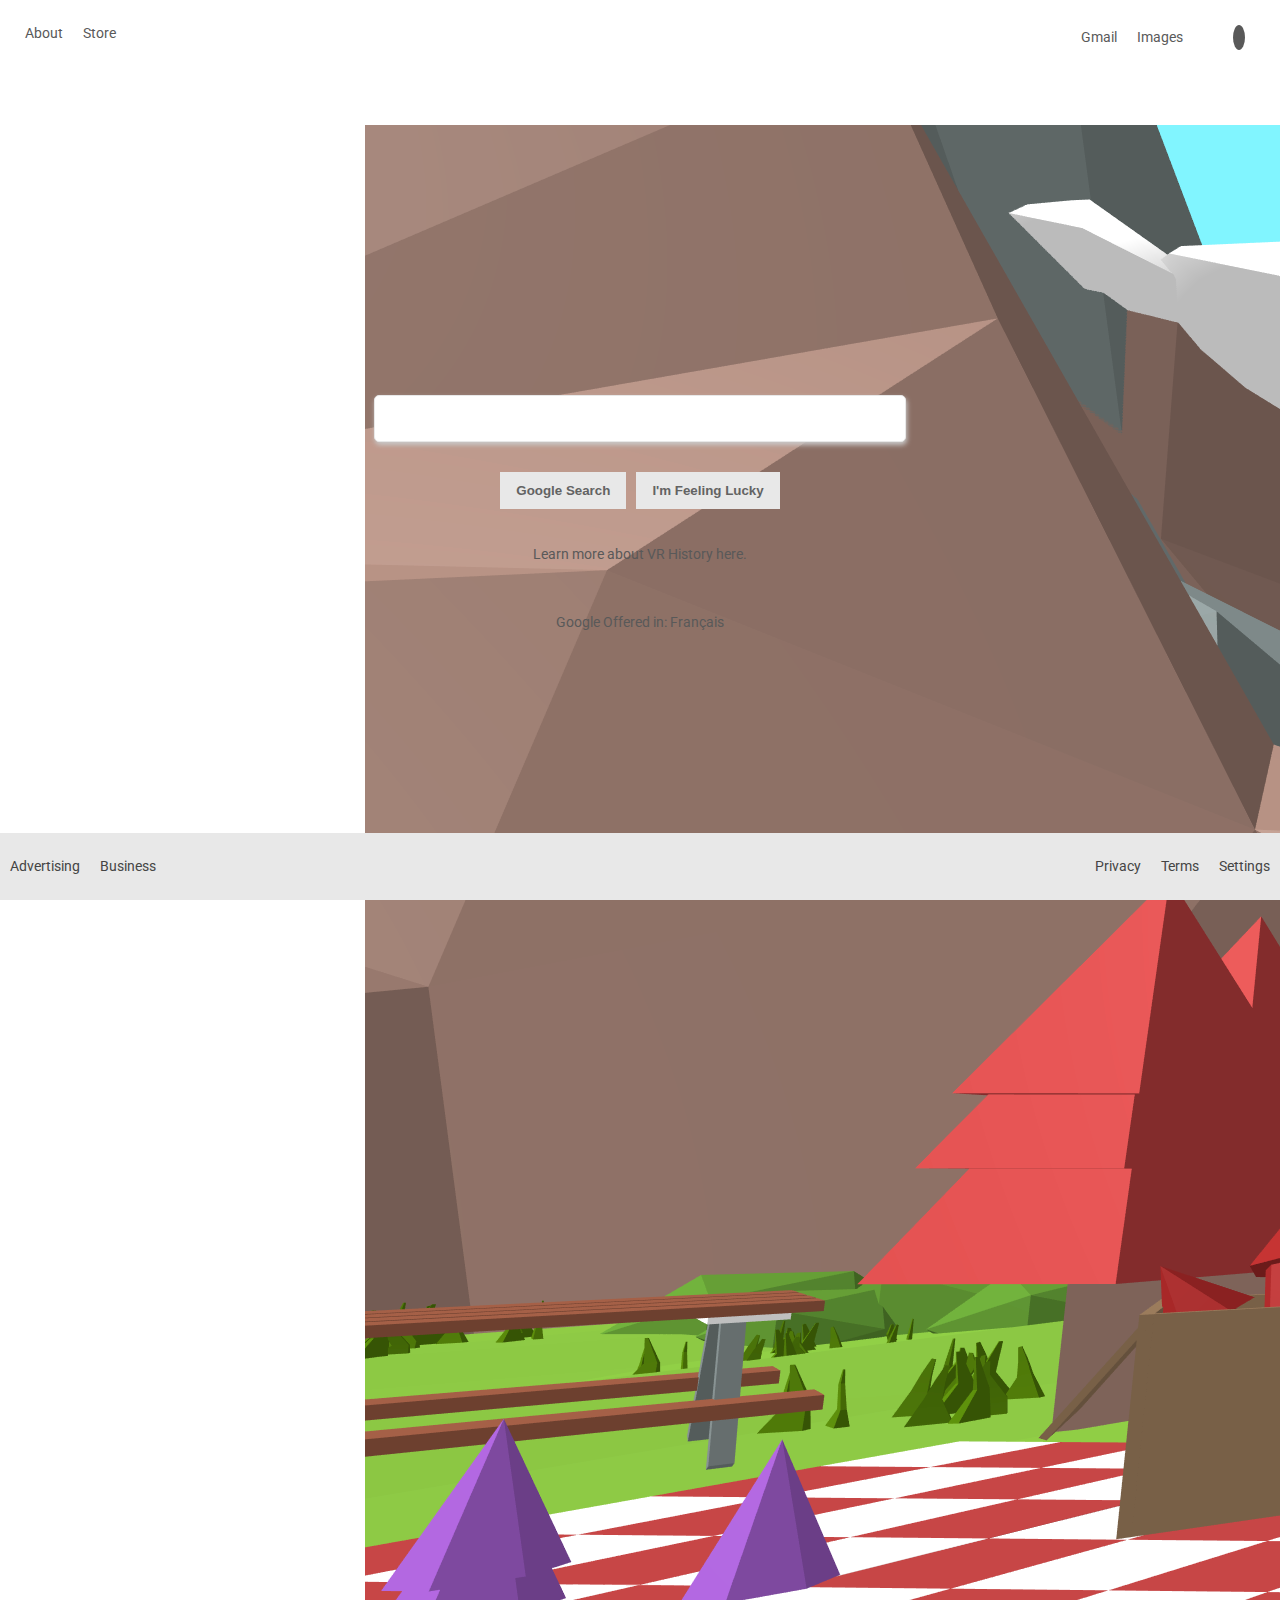
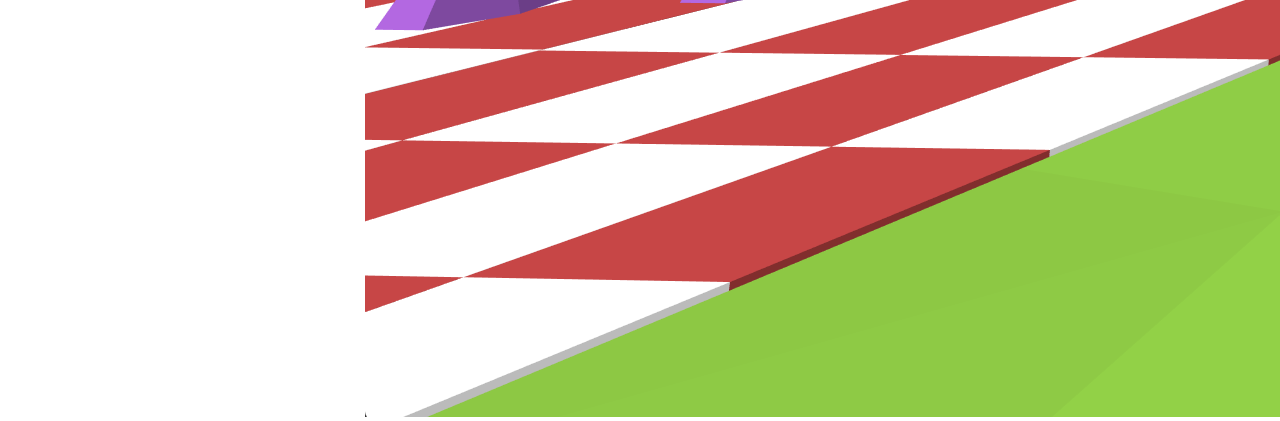
<file: index.html>
<!DOCTYPE html>
<html lang="">

<head>
    <meta charset="utf-8">
    <meta name="viewport" content="width=device-width, initial-scale=1.0">
    <link rel="stylesheet" href="https://use.fontawesome.com/releases/v5.5.0/css/all.css" integrity="sha384-B4dIYHKNBt8Bc12p+WXckhzcICo0wtJAoU8YZTY5qE0Id1GSseTk6S+L3BlXeVIU" crossorigin="anonymous">
    <script src="https://aframe.io/releases/0.8.0/aframe.min.js"></script>

    <link rel="icon" href="images/googleG.png">
    <title>Google</title>
</head>

<body>
    <div id="nav-frame">
        <div class="nav-left">
            <div class="nav-item"><a href="https://www.google.com/intl/en/about/?fg=1&utm_source=google-CA&utm_medium=referral&utm_campaign=hp-header">About</a></div>
            <div class="nav-item"><a href="https://store.google.com/?utm_source=hp_header&utm_medium=google_oo&utm_campaign=GS100042">Store</a></div>
        </div>
        <div class="nav-right">
            <div class="nav-item"><a href="https://www.gmail.com">Gmail</a></div>
            <div class="nav-item"><a href="https://images.google.com/">Images</a></div>
            <div class="nav-grid"><i class="fas fa-th"></i></div>
            <div class="nav-bell"><i class="fas fa-bell"></i></div>
            <div class="nav-profile"><i class="fas fa-user-circle"></i></div>
        </div>
    </div>










    <!--   ANYTHING A FRAME RELATED GOES IN HERE-->
    <div class="googleContainer">
        <a-scene embedded>

            <a-assets>
                <a-asset-item id="scene" src="models/testv5cityscape.dae"></a-asset-item>
                <img id="thumbScene" crossOrigin="anonymous" src="images/googleScene.png">
            </a-assets>

            <a-camera position="0 0 0">

                <a-cursor cursor="fuse: true" raycaster="objects: .clickable" position="0 0 -1" geometry="primitive:ring; radiusInner:0.05; radiusOuter:0.06" material="color:#ffffff; shader: flat">
                    <a-animation begin="click" easing="ease-in" attribute="scale" fill="forwards" from="0.2 0.2 0.2" to="1 1 1" dur="150"></a-animation>
                    <a-animation begin="fusing" easing="ease-in" attribute="scale" fill="backwards" from="1 1 1" to="0.2 0.2 0.2" dur="1500"></a-animation>
                </a-cursor>
            </a-camera>

            <a-link href="scene.html" class="clickable" title="STARE AT THE PORTAL!" position="-2.75 0.1 -4.1" image="#thumbScene" scale="1 1 1">
            </a-link>

            <a-entity collada-model="#scene" position=".75 -4.25 -1"></a-entity>



            <a-entity id="sky" geometry="primitive: sphere; radius: 65;" material="shader: flat; color: #000000; side: double"></a-entity>

        </a-scene>
    </div>










    <div id="search-bar">
        <form action="https://www.google.com/search" class="searchform" method="get" name="searchform" target="_blank">
            <input name="sitesearch" type="hidden" value="">
            <input autocomplete="on" class="form-control search" name="q" placeholder="" type="text">

            <div id="side-by-side">
                <button type="submit" class="search-button">Google Search</button>
                <button class="search-button">I'm Feeling Lucky</button>
            </div>
        </form>
        <br>
        <div class="under-input-bar">
            <div class="text">Learn more about VR History <a href="https://www.google.ca/search?rlz=1C1CHBF_en-GBCA741CA741&ei=8pD-W5r3N-e6ggeLq6KoBA&q=history+of+VR&oq=history+of+VR&gs_l=psy-ab.3..35i39j0l4j0i20i263j0l4.2307.4591..4778...0.0..0.74.867.13......0....1..gws-wiz.......0i67j0i131j0i10i67j0i131i20i263j0i131i67.564dAngz4LU">here.</a></div>
            <br><br><br>
            <div class="text">Google Offered in: <a href="#">Français</a></div>
        </div>
    </div>

    <div id="bottom-nav">
        <div class="nav-left">
            <div class="nav-item">Advertising</div>
            <div class="nav-item">Business</div>
        </div>
        <div class="nav-right">
            <div class="nav-item">Privacy</div>
            <div class="nav-item">Terms</div>
            <div class="nav-item">Settings</div>
        </div>
    </div>


</body>

</html>
<!--Google Template code retrieved from the website www.Google.com and recreated by Isabelle Vohsemer-->
<link rel="stylesheet" href="css/style.css">
</file>
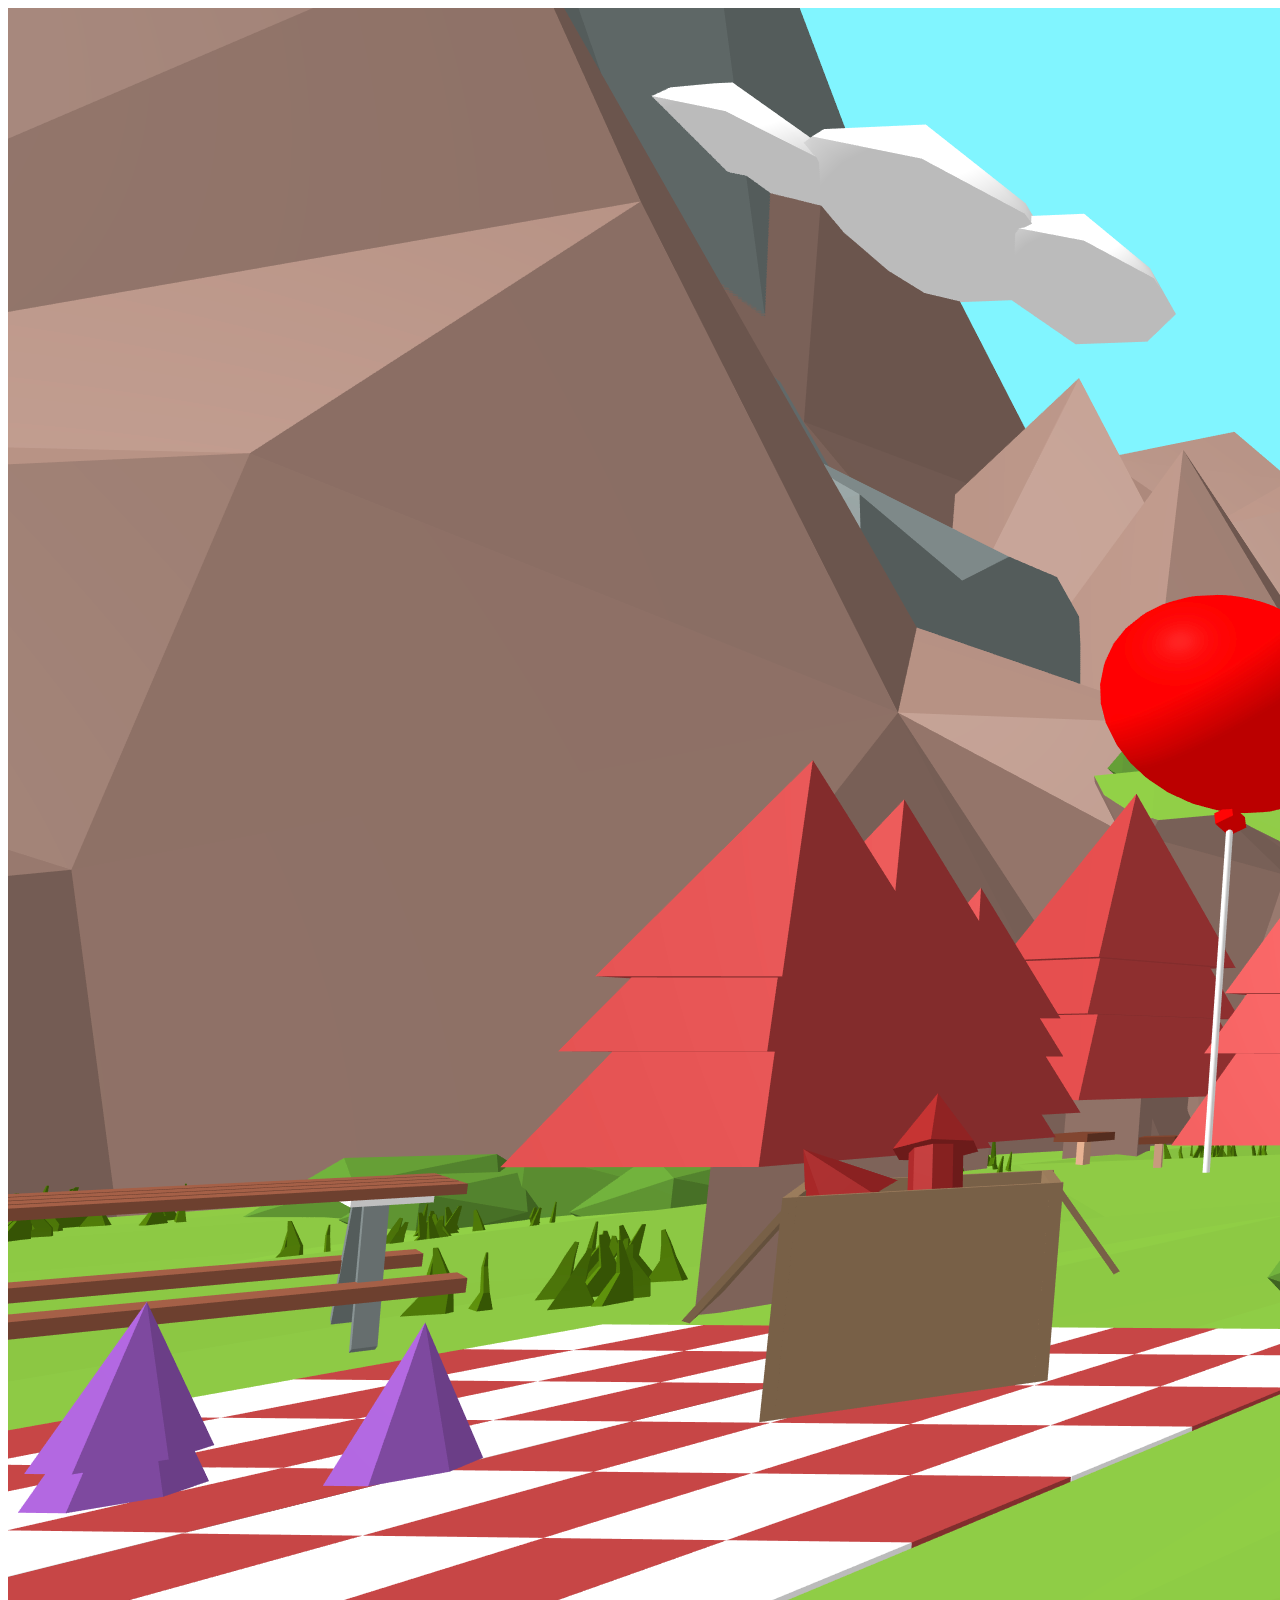
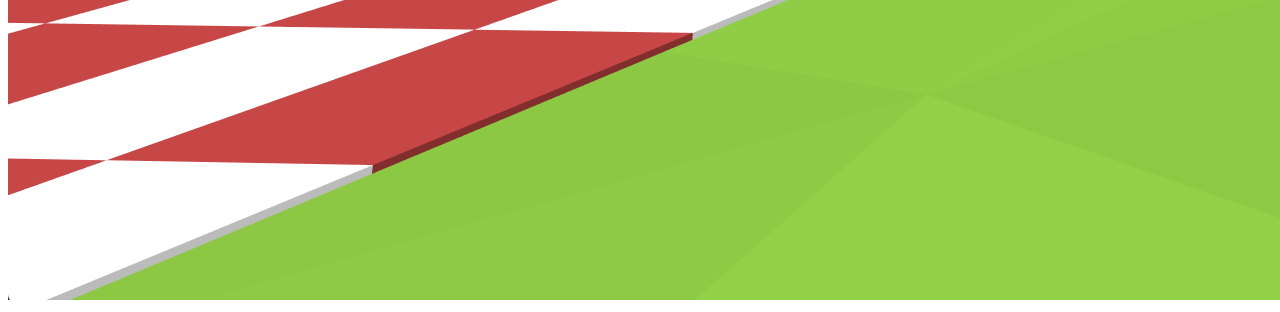
<file: wireframe.html>
<!DOCTYPE html>
<html lang="">

<head>
    <meta charset="utf-8">
    <meta name="viewport" content="width=device-width, initial-scale=1.0">
    <script src="https://aframe.io/releases/0.8.0/aframe.min.js"></script>

    <link rel="icon" href="images/googleG.png">
    <title>Google</title>
</head>

<body>
    <script>
        AFRAME.registerComponent('auto-enter-vr', {
            init: function() {
                this.el.sceneEl.enterVR();
            }
        });

    </script>
     <a-scene auto-enter-vr>

            <a-assets>
                <a-asset-item id="scene" src="models/testv5cityscape.dae"></a-asset-item>
                <img id="thumbScene" crossOrigin="anonymous" src="images/googleScene.png">
            </a-assets>

            <a-camera position="0 0 0">

                <a-cursor cursor="fuse: true" raycaster="objects: .clickable" position="0 0 -1" geometry="primitive:ring; radiusInner:0.05; radiusOuter:0.06" material="color:#ffffff; shader: flat">
                    <a-animation begin="click" easing="ease-in" attribute="scale" fill="forwards" from="0.2 0.2 0.2" to="1 1 1" dur="150"></a-animation>
                    <a-animation begin="fusing" easing="ease-in" attribute="scale" fill="backwards" from="1 1 1" to="0.2 0.2 0.2" dur="1500"></a-animation>
                </a-cursor>
            </a-camera>

            <a-link href="scene.html" class="clickable" title="STARE AT THE PORTAL!" position="-2.75 0.1 -4.1" image="#thumbScene" scale="1 1 1">
            </a-link>

            <a-entity collada-model="#scene" position=".75 -4.25 -1"></a-entity>



            <a-entity id="sky" geometry="primitive: sphere; radius: 65;" material="shader: flat; color: #000000; side: double"></a-entity>

        </a-scene>
</body>

</html>
</file>
<file: css/style.css>
@import url('https://fonts.googleapis.com/css?family=Roboto');
@import url('https://fonts.googleapis.com/css?family=Noto+Sans');

body {
    margin: 0;
    padding: 0;

    background-color: white;
    color: #595959;
    font-family: 'Roboto', sans-serif;
    font-size: 0.9em;
}

#nav-frame {
    display: flex;
    flex-direction: row;
    flex-wrap: wrap;
    justify-content: space-between;
    padding: 15px;
}

a {
    text-decoration: none;
    color: #595959;
}

.nav-left {
    display: flex;
    flex-direction: row;
    justify-content: flex-start;
}

.nav-right {
    display: flex;
    flex-direction: row;
    justify-content: flex-start;
    align-items: center;

}

.nav-item {
    margin: 10px;
    cursor: pointer;
}

.nav-item:hover {
    text-decoration: underline;
}

.nav-grid {
    margin: 0 15px;
    font-size: 1.4em;
    text-align: center;
    cursor: pointer;
}

.nav-bell {
    height: 20px;
    margin: 10px;
    padding: 5px 6px 0;
    cursor: pointer;

    background-color: #595959;
    color: white;
    border-radius: 100%;
    font-size: 0.9em;
    text-align: center;
}

.nav-profile {
    padding-left: 10px;
    font-size: 2.5em;
    text-align: center;
    cursor: pointer;
}

.googleContainer {
    width: 550px;
    height: 220px;
    margin: 50px auto 50px;
    background-color: black;
}

#scene {
    z-index: 1001;
}

#search-bar {
    text-align: center;
}

input {
    width: 500px;
    padding: 15px 15px;
    border: solid 1px #e8e8e8;
    box-shadow: 1px 3px 5px #c9c9c9;
    border-radius: 5px;
}

input:hover {
    box-shadow: 1px 3px 10px #999;
    transition: 0.75s;
}

#side-by-side {
    display: flex;
    flex-direction: row;
    justify-content: center;
    margin: 30px 0 20px;
}

.search-button {
    padding: 10px 15px;
    margin: 0 5px;
    font-weight: bolder;
    background-color: #e8e8e8;
    border: solid 1px #e8e8e8;
    color: #636363;
}

.search-button:hover {
    background-color: #f2f2f2;
    font-weight: bolder;
    color: black;
    border: solid 1px #c9c9c9;
    cursor: pointer;
    transition: 0.2s;
}


#bottom-nav {
    display: flex;
    flex-direction: row;
    flex-wrap: wrap;
    justify-content: space-between;
    padding: 15px 0;
    overflow: hidden;
    position: fixed;
    width: 100%;
    bottom: 0;

    background-color: #e8e8e8;
    color: #444444;
}

@media screen and (max-width: 650px) {

    #nav-frame {
        flex-direction: row-reverse;
    }

    #nav-frame .nav-left {
        display: none;
    }

    #bottom-nav {
        display:none;
    }

    .under-input-bar {
        display: none;
    }

    /*
    #mobile-reponsive {
        display: flex;
        justify-content: center;
    }
*/
    .googleContainer {
        width: 100%;
        margin: 0 0 30px;
        height: 200px;
    }

    input {
        width: 70%;
        margin: 10px auto 0 0;
        padding: 15px 15px;
        border: solid 1px #e8e8e8;
        box-shadow: 1px 3px #c9c9c9;
        border-radius: 5px;
    }

    #nav-frame {
        display: none;
    }

}
</file>
